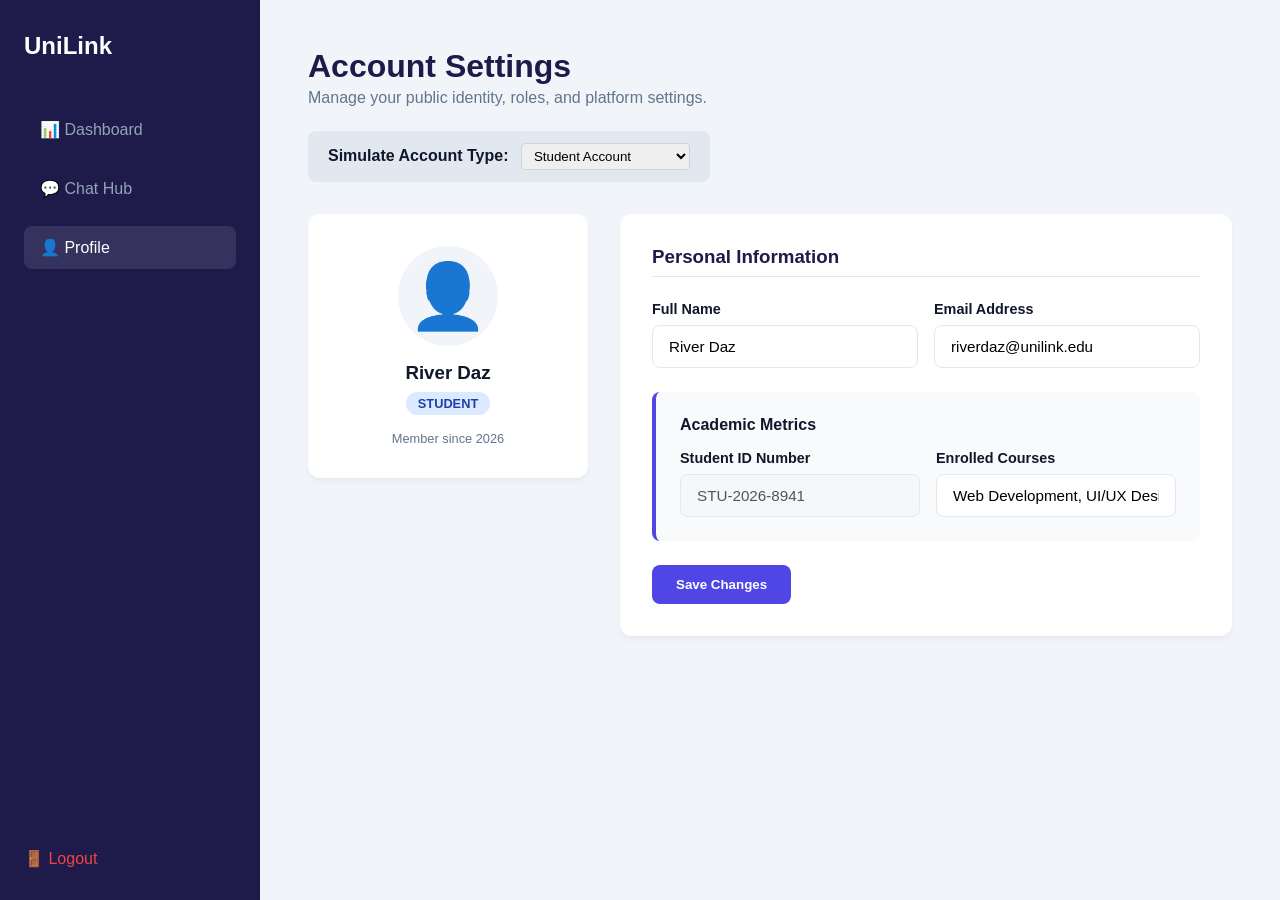
<file: pages/profile.html>
<!DOCTYPE html>
<html lang="en">
<head>
    <meta charset="UTF-8">
    <meta name="viewport" content="width=device-width, initial-scale=1.0">
    <title>UniLink - Profile</title>
    <link rel="stylesheet" href="../src/css/style.css">
    <link rel="stylesheet" href="../src/css/components.css">
    <link rel="stylesheet" href="../src/css/pages.css">
</head>
<body>

    <div class="app-container">
        
        <!-- Reusable Sidebar Component -->
        <aside class="sidebar">
            <div class="sidebar-brand">
                <a href="../index.html">UniLink</a>
            </div>
            <ul class="sidebar-menu">
                <li><a href="dashboard.html">📊 Dashboard</a></li>
                <li><a href="chat.html">💬 Chat Hub</a></li>
                <li><a href="profile.html" class="active">👤 Profile</a></li>
            </ul>
            <div class="sidebar-footer">
                <a href="../index.html" class="btn-logout">🚪 Logout</a>
            </div>
        </aside>

        <!-- Profile Settings Content Area -->
        <main class="profile-content">
            <header class="content-header">
                <h2>Account Settings</h2>
                <p>Manage your public identity, roles, and platform settings.</p>
            </header>

            <!-- Role Simulator Dropdown (For testing out your three views!) -->
            <div class="role-selector-box">
                <label for="roleSimulator"><strong>Simulate Account Type:</strong></label>
                <select id="roleSimulator">
                    <option value="student">Student Account</option>
                    <option value="teacher">Teacher Account</option>
                    <option value="admin">Administrator Account</option>
                </select>
            </div>

            <div class="profile-grid">
                <!-- Left Column: Avatar Card -->
                <div class="profile-card avatar-card">
                    <div class="profile-picture">👤</div>
                    <h3 id="displayProfileName">River Daz</h3>
                    <span class="role-badge badge-student" id="displayRoleBadge">Student</span>
                    <p class="profile-joined">Member since 2026</p>
                </div>

                <!-- Right Column: Form Settings Fields -->
                <div class="profile-card details-card">
                    <h3>Personal Information</h3>
                    <form class="profile-form" id="profileForm">
                        <div class="form-row">
                            <div class="form-group">
                                <label for="profileName">Full Name</label>
                                <input type="text" id="profileName" value="River Daz">
                            </div>
                            <div class="form-group">
                                <label for="profileEmail">Email Address</label>
                                <input type="email" id="profileEmail" value="riverdaz@unilink.edu">
                            </div>
                        </div>

                        <!-- Dynamic Role-Specific Section -->
                        <div id="dynamicRoleFields" class="role-specific-section">
                            <!-- JavaScript will inject student, teacher, or admin fields here -->
                        </div>

                        <button type="submit" class="btn-save-profile">Save Changes</button>
                    </form>
                </div>
            </div>
        </main>

    </div>

    <!-- Wire up profile role selector script -->
    <script src="../src/js/profile.js"></script>
</body>
</html>
</file>
<file: src/css/style.css>
/* Modern Reset & Variables */
* {
    margin: 0;
    padding: 0;
    box-sizing: border-box;
    font-family: 'Segoe UI', Tahoma, Geneva, Verdana, sans-serif;
}

:root {
    --primary-color: #4f46e5;      /* Clean indigo/blue tint */
    --secondary-color: #1e1b4b;    /* Dark navy */
    --background-color: #f8fafc;   /* Soft white/grey */
    --text-color: #0f172a;         /* Dark slate */
    --light-text: #64748b;         /* Muted slate */
}

body {
    background-color: var(--background-color);
    color: var(--text-color);
    min-height: 100vh;
    display: flex;
    flex-direction: column;
}

/* Hero Section Layout */
.hero-container {
    flex: 1;
    display: flex;
    align-items: center;
    justify-content: center;
    text-align: center;
    padding: 2rem;
}

.hero-content h1 {
    font-size: 3.5rem;
    color: var(--secondary-color);
    margin-bottom: 1rem;
}

.hero-content p {
    font-size: 1.25rem;
    color: var(--light-text);
    max-width: 600px;
    margin-bottom: 2rem;
}

/* Hero Buttons */
.hero-buttons a {
    text-decoration: none;
    padding: 0.75rem 1.5rem;
    border-radius: 8px;
    font-weight: 600;
    transition: all 0.2s ease;
    margin: 0 0.5rem;
}

.btn-primary {
    background-color: var(--primary-color);
    color: white;
}

.btn-primary:hover {
    background-color: #4338ca;
}

.btn-secondary {
    border: 2px solid var(--primary-color);
    color: var(--primary-color);
}

.btn-secondary:hover {
    background-color: var(--primary-color);
    color: white;
}

/* Footer */
footer {
    text-align: center;
    padding: 1.5rem;
    background-color: #ffffff;
    color: var(--light-text);
    border-top: 1px solid #e2e8f0;
}
</file>
<file: src/css/components.css>
/* Navigation Bar Styling */
.navbar {
    display: flex;
    justify-content: space-between;
    align-items: center;
    padding: 1rem 5%;
    background-color: #ffffff;
    box-shadow: 0 2px 4px rgba(0,0,0,0.05);
}

.nav-logo a {
    font-size: 1.5rem;
    font-weight: 700;
    color: var(--primary-color);
    text-decoration: none;
}

.nav-links {
    list-style: none;
    display: flex;
    align-items: center;
}

.nav-links li {
    margin-left: 1.5rem;
}

.nav-links a {
    text-decoration: none;
    color: var(--light-text);
    font-weight: 500;
    transition: color 0.2s;
}

.nav-links a:hover, .nav-links a.active {
    color: var(--primary-color);
}

/* Nav Specific Buttons */
.btn-login {
    color: var(--primary-color) !important;
}

.btn-register {
    background-color: var(--primary-color);
    color: white !important;
    padding: 0.5rem 1rem;
    border-radius: 6px;
}

.btn-register:hover {
    background-color: #4338ca;
}

/* App Container Split Layout */
.app-container {
    display: flex;
    min-height: 100vh;
    width: 100%;
}

/* Sidebar Styling */
.sidebar {
    width: 260px;
    background-color: var(--secondary-color);
    color: #ffffff;
    display: flex;
    flex-direction: column;
    padding: 2rem 1.5rem;
}

.sidebar-brand a {
    color: #ffffff;
    font-size: 1.5rem;
    font-weight: 700;
    text-decoration: none;
}

.sidebar-menu {
    list-style: none;
    margin-top: 3rem;
    flex: 1;
}

.sidebar-menu li {
    margin-bottom: 1rem;
}

.sidebar-menu a {
    color: #94a3b8;
    text-decoration: none;
    display: block;
    padding: 0.75rem 1rem;
    border-radius: 8px;
    font-weight: 500;
    transition: all 0.2s;
}

.sidebar-menu a:hover, .sidebar-menu a.active {
    color: #ffffff;
    background-color: rgba(255, 255, 255, 0.1);
}

.btn-logout {
    color: #ef4444;
    text-decoration: none;
    font-weight: 500;
}
</file>
<file: src/css/pages.css>
/* Dashboard Workspace Layout */
.dashboard-content {
    flex: 1;
    padding: 3rem;
    background-color: #f1f5f9;
}

.content-header h2 {
    font-size: 2rem;
    color: var(--secondary-color);
}

.content-header p {
    color: var(--light-text);
    margin-top: 0.25rem;
}

/* Stats Cards Grid */
.stats-grid {
    display: grid;
    grid-template-columns: repeat(auto-fit, minmax(220px, 1fr));
    gap: 1.5rem;
    margin-top: 2.5rem;
}

.stat-card {
    background: #ffffff;
    padding: 1.5rem;
    border-radius: 12px;
    box-shadow: 0 4px 6px -1px rgba(0, 0, 0, 0.05);
}

.stat-card h3 {
    font-size: 1rem;
    color: var(--light-text);
    font-weight: 500;
}

.stat-number {
    font-size: 2.25rem;
    font-weight: 700;
    margin-top: 0.5rem;
    color: var(--secondary-color);
}

/* Recent Activity Panel */
.recent-activity {
    margin-top: 3rem;
    background: #ffffff;
    padding: 2rem;
    border-radius: 12px;
    box-shadow: 0 4px 6px -1px rgba(0, 0, 0, 0.05);
}

.empty-notice {
    color: var(--light-text);
    margin-top: 1rem;
    font-style: italic;
}

/* Chat View Master Setup */
.chat-wrapper {
    flex: 1;
    display: flex;
    background-color: #ffffff;
}

/* Middle Conversations Thread List */
.chat-sidebar {
    width: 320px;
    border-right: 1px solid #e2e8f0;
    display: flex;
    flex-direction: column;
}

.chat-sidebar-header {
    padding: 1.5rem;
    border-bottom: 1px solid #e2e8f0;
}

.thread-list {
    flex: 1;
    overflow-y: auto;
}

.thread-item {
    display: flex;
    align-items: center;
    padding: 1rem 1.5rem;
    gap: 1rem;
    cursor: pointer;
    transition: background 0.2s;
}

.thread-item:hover {
    background-color: #f8fafc;
}

.thread-item.active {
    background-color: #f1f5f9;
}

.avatar {
    font-size: 1.5rem;
    background: #e2e8f0;
    padding: 0.5rem;
    border-radius: 50%;
}

.thread-details h4 {
    font-size: 0.95rem;
    color: var(--text-color);
}

.thread-details p {
    font-size: 0.85rem;
    color: var(--light-text);
    white-space: nowrap;
    overflow: hidden;
    text-overflow: ellipsis;
    max-width: 200px;
}

/* Chat Main Screen Box */
.chat-box {
    flex: 1;
    display: flex;
    flex-direction: column;
    background-color: #f8fafc;
}

.chat-box-header {
    padding: 1rem 2rem;
    background: #ffffff;
    border-bottom: 1px solid #e2e8f0;
    display: flex;
    align-items: center;
    gap: 0.75rem;
}

.status-online {
    color: #22c55e;
    font-size: 0.8rem;
}

/* Message Stream Context bubbles */
.message-stream {
    flex: 1;
    padding: 2rem;
    overflow-y: auto;
    display: flex;
    flex-direction: column;
    gap: 1rem;
}

.message {
    display: flex;
    flex-direction: column;
    max-width: 65%;
}

.message .bubble {
    padding: 0.75rem 1rem;
    border-radius: 12px;
    font-size: 0.95rem;
    line-height: 1.4;
}

.message .timestamp {
    font-size: 0.75rem;
    color: var(--light-text);
    margin-top: 0.25rem;
    padding: 0 0.25rem;
}

/* Incoming and Outgoing Alignments */
.message.incoming {
    align-self: flex-start;
}
.message.incoming .bubble {
    background-color: #ffffff;
    color: var(--text-color);
    border: 1px solid #e2e8f0;
}

.message.outgoing {
    align-self: flex-end;
    align-items: flex-end;
}
.message.outgoing .bubble {
    background-color: var(--primary-color);
    color: #ffffff;
}

/* Bottom Input Area Bar */
.chat-input-area {
    padding: 1.5rem 2rem;
    background: #ffffff;
    border-top: 1px solid #e2e8f0;
    display: flex;
    gap: 1rem;
}

.chat-input-area input {
    flex: 1;
    padding: 0.75rem 1rem;
    border: 1px solid #e2e8f0;
    border-radius: 8px;
    outline: none;
    font-size: 0.95rem;
}

.chat-input-area input:focus {
    border-color: var(--primary-color);
}

.chat-input-area button {
    background: var(--primary-color);
    color: white;
    border: none;
    padding: 0.75rem 1.5rem;
    border-radius: 8px;
    font-weight: 600;
    cursor: pointer;
}
.chat-input-area button:hover {
    background: #4338ca;
}

/* Auth Centered Container Layout */
.auth-body {
    background-color: #f1f5f9;
    min-height: 100vh;
    display: flex;
    align-items: center;
    justify-content: center;
    padding: 2rem;
}

.auth-container {
    width: 100%;
    max-width: 450px;
}

.auth-card {
    background: #ffffff;
    padding: 2.5rem;
    border-radius: 12px;
    box-shadow: 0 10px 15px -3px rgba(0, 0, 0, 0.1);
}

.auth-header {
    text-align: center;
    margin-bottom: 2rem;
}

.auth-header h2 {
    color: var(--secondary-color);
    font-size: 1.75rem;
    font-weight: 700;
}

.auth-header p {
    color: var(--light-text);
    font-size: 0.95rem;
    margin-top: 0.5rem;
}

/* Form Controls */
.auth-form {
    display: flex;
    flex-direction: column;
    gap: 1.25rem;
}

.form-group {
    display: flex;
    flex-direction: column;
    gap: 0.5rem;
}

.form-group label {
    font-size: 0.9rem;
    font-weight: 600;
    color: var(--text-color);
}

.form-group input {
    padding: 0.75rem 1rem;
    border: 1px solid #e2e8f0;
    border-radius: 8px;
    outline: none;
    font-size: 0.95rem;
    transition: border 0.2s;
}

.form-group input:focus {
    border-color: var(--primary-color);
}

/* Button & Links Styling */
.btn-auth {
    background: var(--primary-color);
    color: white;
    border: none;
    padding: 0.75rem;
    border-radius: 8px;
    font-size: 1rem;
    font-weight: 600;
    cursor: pointer;
    transition: background 0.2s;
    margin-top: 0.5rem;
}

.btn-auth:hover {
    background: #4338ca;
}

.auth-footer {
    text-align: center;
    margin-top: 2rem;
    font-size: 0.9rem;
    color: var(--light-text);
}

.auth-footer a {
    color: var(--primary-color);
    text-decoration: none;
    font-weight: 500;
}

.auth-footer a:hover {
    text-decoration: underline;
}

.back-home {
    margin-top: 1rem;
}

.back-home a {
    color: var(--light-text);
}

/* Profile Layout Wrapper */
.profile-content {
    flex: 1;
    padding: 3rem;
    background-color: #f1f5f9;
}

.role-selector-box {
    margin-top: 1.5rem;
    background: #e2e8f0;
    padding: 0.75rem 1.25rem;
    border-radius: 8px;
    display: inline-block;
}

.role-selector-box select {
    padding: 0.25rem 0.5rem;
    border-radius: 4px;
    border: 1px solid #cbd5e1;
    margin-left: 0.5rem;
    outline: none;
}

/* Profile Grid Systems */
.profile-grid {
    display: grid;
    grid-template-columns: 280px 1fr;
    gap: 2rem;
    margin-top: 2rem;
    align-items: start;
}

.profile-card {
    background: #ffffff;
    padding: 2rem;
    border-radius: 12px;
    box-shadow: 0 4px 6px -1px rgba(0, 0, 0, 0.05);
}

/* Left Card Elements */
.avatar-card {
    text-align: center;
    display: flex;
    flex-direction: column;
    align-items: center;
}

.profile-picture {
    font-size: 4rem;
    background: #f1f5f9;
    width: 100px;
    height: 100px;
    line-height: 100px;
    border-radius: 50%;
    margin-bottom: 1rem;
}

.profile-joined {
    font-size: 0.8rem;
    color: var(--light-text);
    margin-top: 1rem;
}

/* Badges for User Permissions */
.role-badge {
    display: inline-block;
    padding: 0.25rem 0.75rem;
    border-radius: 20px;
    font-size: 0.8rem;
    font-weight: 700;
    text-transform: uppercase;
    margin-top: 0.5rem;
}
.badge-student { background-color: #dbeafe; color: #1e40af; }
.badge-teacher { background-color: #fef3c7; color: #92400e; }
.badge-admin { background-color: #fee2e2; color: #991b1b; }

/* Right Card Elements */
.details-card h3 {
    margin-bottom: 1.5rem;
    color: var(--secondary-color);
    border-bottom: 1px solid #e2e8f0;
    padding-bottom: 0.5rem;
}

.profile-form {
    display: flex;
    flex-direction: column;
    gap: 1.5rem;
}

.form-row {
    display: flex;
    gap: 1rem;
}

.form-row .form-group {
    flex: 1;
}

/* Box panel highlights for metadata roles */
.role-specific-section {
    background-color: #f8fafc;
    padding: 1.5rem;
    border-radius: 8px;
    border-left: 4px solid var(--primary-color);
}

.btn-save-profile {
    background-color: var(--primary-color);
    color: white;
    border: none;
    padding: 0.75rem 1.5rem;
    border-radius: 8px;
    font-weight: 600;
    cursor: pointer;
    align-self: flex-start;
}
.btn-save-profile:hover {
    background-color: #4338ca;
}
</file>
